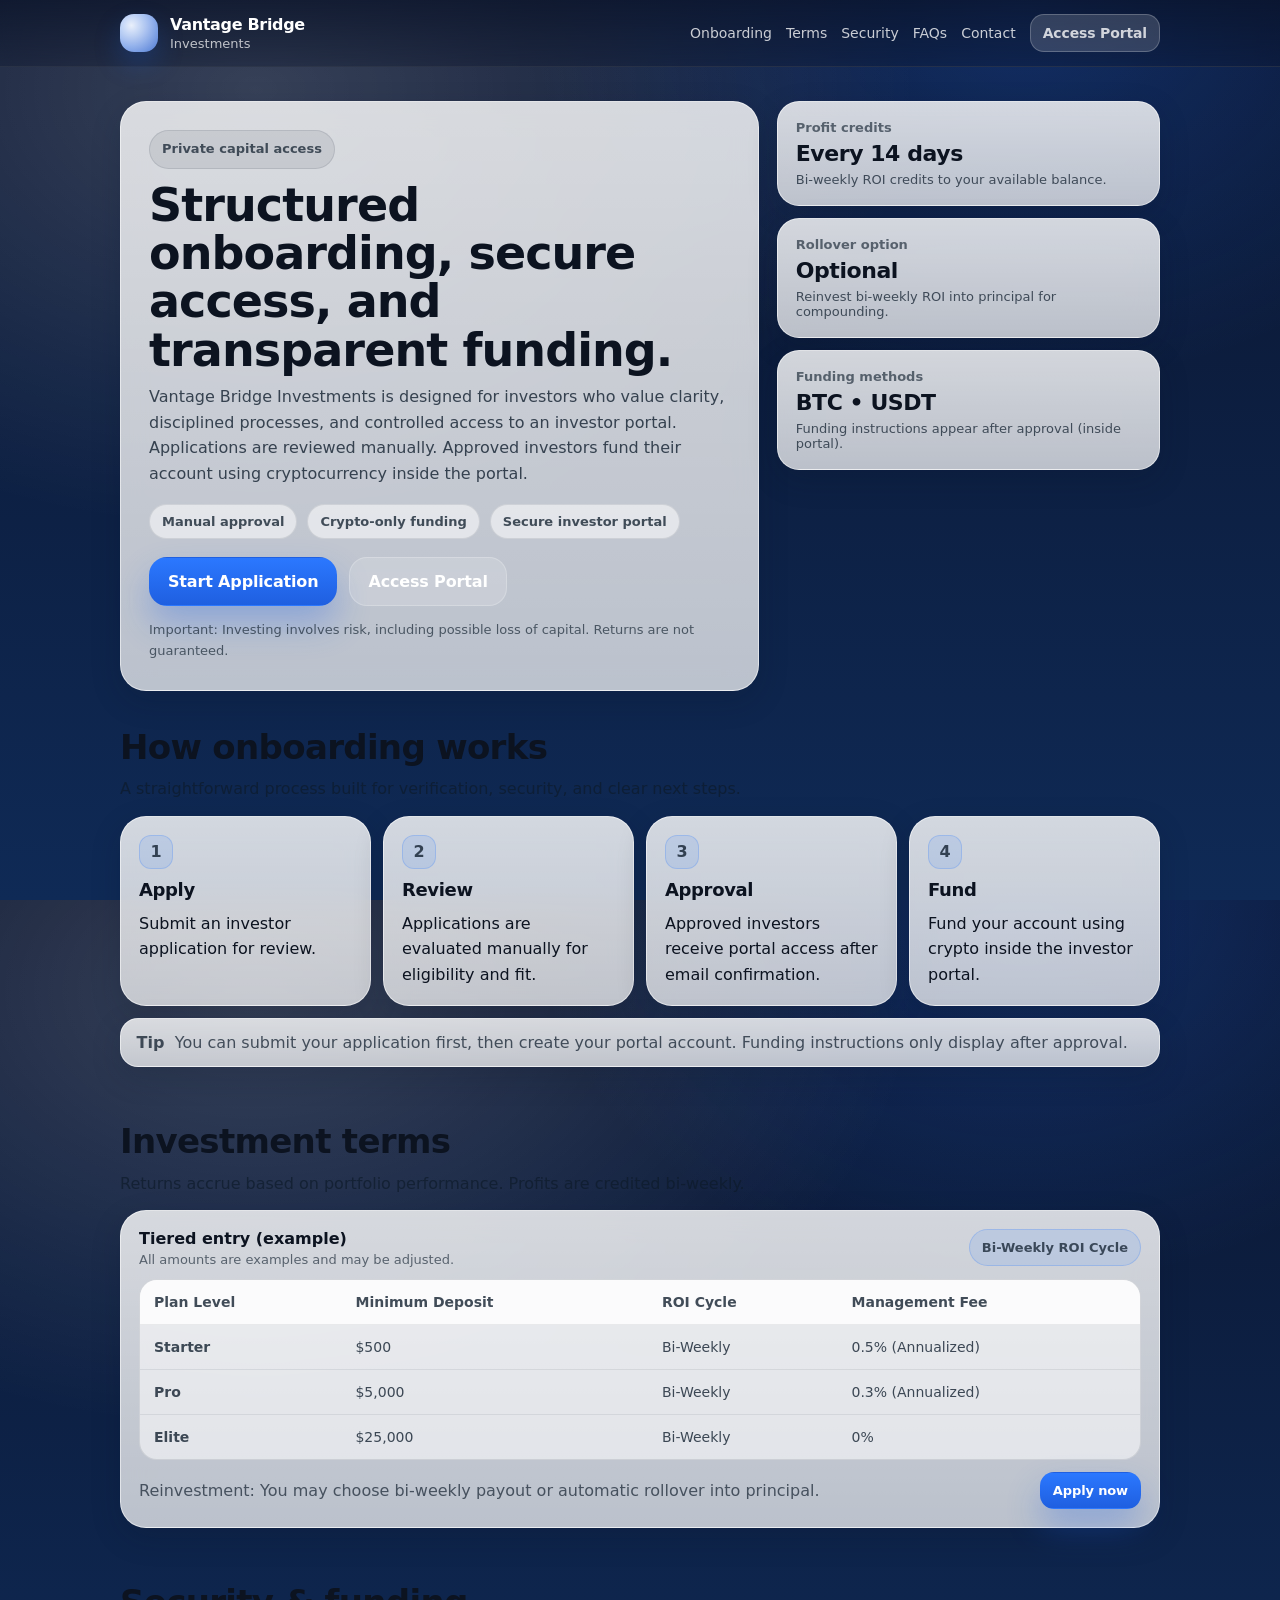
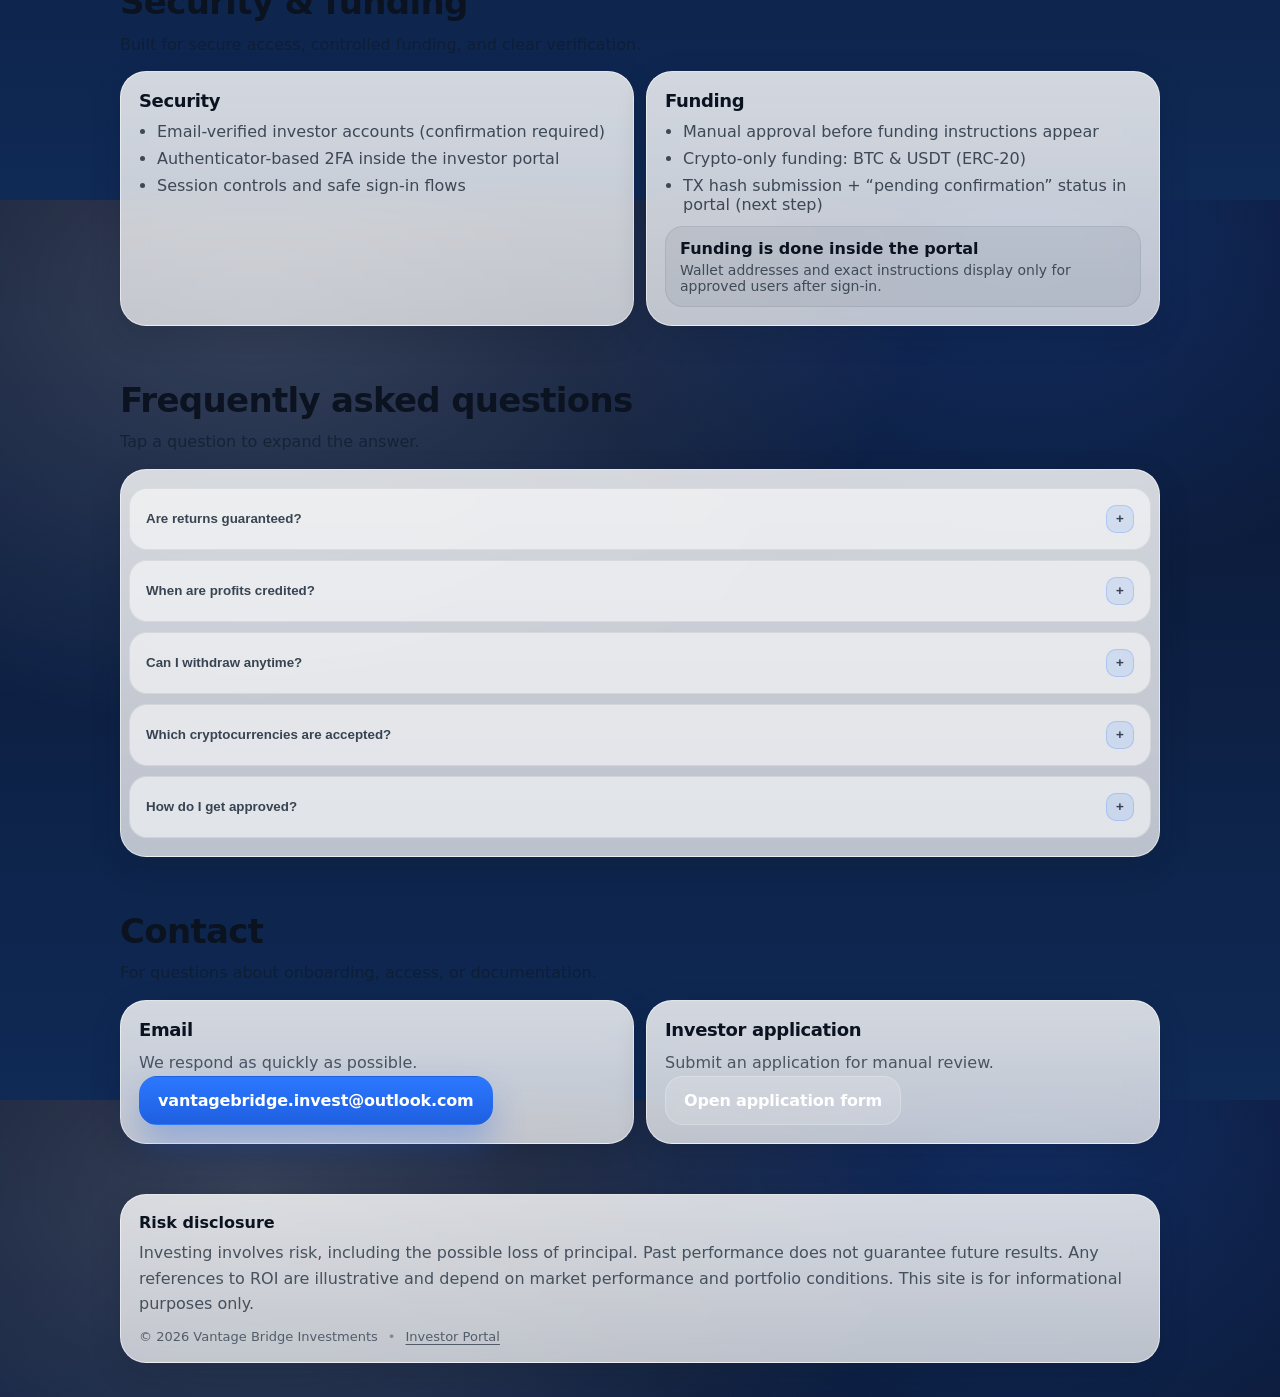
<file: index.html>
<!doctype html>
<html lang="en">
<head>
  <meta charset="utf-8" />
  <meta name="viewport" content="width=device-width, initial-scale=1" />
  <title>Vantage Bridge Investments</title>
  <meta name="description" content="Private capital access portal with structured onboarding, secure access, and crypto-only funding." />
  <link rel="stylesheet" href="./styles.css" />
</head>

<body>
  <a class="skip-link" href="#main">Skip to content</a>

  <header class="topbar">
    <div class="container topbar__inner">
      <div class="brand">
        <div class="brand__mark" aria-hidden="true"></div>
        <div class="brand__text">
          <div class="brand__name">Vantage Bridge</div>
          <div class="brand__sub">Investments</div>
        </div>
      </div>

      <nav class="nav">
        <a href="#onboarding">Onboarding</a>
        <a href="#terms">Terms</a>
        <a href="#security">Security</a>
        <a href="#faq">FAQs</a>
        <a href="#contact">Contact</a>
        <a class="btn btn--ghost btn--sm" href="./portal.html">Access Portal</a>
      </nav>
    </div>
  </header>

  <main id="main">
    <!-- HERO (1) -->
    <section class="hero">
      <div class="container hero__grid">
        <div class="hero__left glass">
          <p class="eyebrow">Private capital access</p>
          <h1>Structured onboarding, secure access, and transparent funding.</h1>
          <p class="lead">
            Vantage Bridge Investments is designed for investors who value clarity, disciplined processes,
            and controlled access to an investor portal. Applications are reviewed manually. Approved investors
            fund their account using cryptocurrency inside the portal.
          </p>

          <div class="pill-row" aria-label="Key highlights">
            <span class="pill">Manual approval</span>
            <span class="pill">Crypto-only funding</span>
            <span class="pill">Secure investor portal</span>
          </div>

          <div class="cta-row">
            <a class="btn btn--primary" href="https://docs.google.com/forms/d/e/1FAIpQLSd5oOZq-yT1fuH2tbAuryfuWsEOQvP1RfPq7AC9ePac1WuLGQ/viewform?usp=dialog" target="_blank" rel="noopener">
              Start Application
            </a>
            <a class="btn btn--ghost" href="./portal.html">Access Portal</a>
          </div>

          <p class="fineprint">
            Important: Investing involves risk, including possible loss of capital. Returns are not guaranteed.
          </p>
        </div>

        <div class="hero__right">
          <div class="glass stat">
            <div class="stat__kicker">Profit credits</div>
            <div class="stat__value">Every 14 days</div>
            <div class="stat__desc">Bi-weekly ROI credits to your available balance.</div>
          </div>

          <div class="glass stat">
            <div class="stat__kicker">Rollover option</div>
            <div class="stat__value">Optional</div>
            <div class="stat__desc">Reinvest bi-weekly ROI into principal for compounding.</div>
          </div>

          <div class="glass stat">
            <div class="stat__kicker">Funding methods</div>
            <div class="stat__value">BTC • USDT</div>
            <div class="stat__desc">Funding instructions appear after approval (inside portal).</div>
          </div>
        </div>
      </div>
    </section>

    <!-- HOW ONBOARDING WORKS (2) -->
    <section id="onboarding" class="section">
      <div class="container">
        <div class="section__head">
          <h2>How onboarding works</h2>
          <p class="muted">A straightforward process built for verification, security, and clear next steps.</p>
        </div>

        <div class="grid-4">
          <article class="glass card">
            <div class="card__num">1</div>
            <h3>Apply</h3>
            <p>Submit an investor application for review.</p>
          </article>

          <article class="glass card">
            <div class="card__num">2</div>
            <h3>Review</h3>
            <p>Applications are evaluated manually for eligibility and fit.</p>
          </article>

          <article class="glass card">
            <div class="card__num">3</div>
            <h3>Approval</h3>
            <p>Approved investors receive portal access after email confirmation.</p>
          </article>

          <article class="glass card">
            <div class="card__num">4</div>
            <h3>Fund</h3>
            <p>Fund your account using crypto inside the investor portal.</p>
          </article>
        </div>

        <div class="note glass">
          <div class="note__title">Tip</div>
          <div class="note__body">
            You can submit your application first, then create your portal account. Funding instructions only display after approval.
          </div>
        </div>
      </div>
    </section>

    <!-- INVESTMENT TERMS (3) -->
    <section id="terms" class="section">
      <div class="container">
        <div class="section__head">
          <h2>Investment terms</h2>
          <p class="muted">Returns accrue based on portfolio performance. Profits are credited bi-weekly.</p>
        </div>

        <div class="glass table-card">
          <div class="table-card__top">
            <div>
              <div class="table-card__title">Tiered entry (example)</div>
              <div class="table-card__sub">All amounts are examples and may be adjusted.</div>
            </div>
            <div class="table-card__badge">Bi-Weekly ROI Cycle</div>
          </div>

          <div class="table-wrap" role="region" aria-label="Investment tiers table" tabindex="0">
            <table class="tiers">
              <thead>
                <tr>
                  <th>Plan Level</th>
                  <th>Minimum Deposit</th>
                  <th>ROI Cycle</th>
                  <th>Management Fee</th>
                </tr>
              </thead>
              <tbody>
                <tr>
                  <td><span class="tier-name">Starter</span></td>
                  <td>$500</td>
                  <td>Bi-Weekly</td>
                  <td>0.5% (Annualized)</td>
                </tr>
                <tr>
                  <td><span class="tier-name">Pro</span></td>
                  <td>$5,000</td>
                  <td>Bi-Weekly</td>
                  <td>0.3% (Annualized)</td>
                </tr>
                <tr>
                  <td><span class="tier-name">Elite</span></td>
                  <td>$25,000</td>
                  <td>Bi-Weekly</td>
                  <td>0%</td>
                </tr>
              </tbody>
            </table>
          </div>

          <div class="table-card__foot">
            <div class="muted">
              Reinvestment: You may choose bi-weekly payout or automatic rollover into principal.
            </div>
            <a class="btn btn--sm btn--primary"
               href="https://docs.google.com/forms/d/e/1FAIpQLSd5oOZq-yT1fuH2tbAuryfuWsEOQvP1RfPq7AC9ePac1WuLGQ/viewform?usp=dialog"
               target="_blank" rel="noopener">
              Apply now
            </a>
          </div>
        </div>
      </div>
    </section>

    <!-- SECURITY & FUNDING (4) -->
    <section id="security" class="section">
      <div class="container">
        <div class="section__head">
          <h2>Security & funding</h2>
          <p class="muted">Built for secure access, controlled funding, and clear verification.</p>
        </div>

        <div class="grid-2">
          <div class="glass card">
            <h3>Security</h3>
            <ul class="list">
              <li>Email-verified investor accounts (confirmation required)</li>
              <li>Authenticator-based 2FA inside the investor portal</li>
              <li>Session controls and safe sign-in flows</li>
            </ul>
          </div>

          <div class="glass card">
            <h3>Funding</h3>
            <ul class="list">
              <li>Manual approval before funding instructions appear</li>
              <li>Crypto-only funding: BTC & USDT (ERC-20)</li>
              <li>TX hash submission + “pending confirmation” status in portal (next step)</li>
            </ul>

            <div class="mini-callout">
              <div class="mini-callout__title">Funding is done inside the portal</div>
              <div class="mini-callout__body">
                Wallet addresses and exact instructions display only for approved users after sign-in.
              </div>
            </div>
          </div>
        </div>
      </div>
    </section>

    <!-- FAQs (5) -->
    <section id="faq" class="section">
      <div class="container">
        <div class="section__head">
          <h2>Frequently asked questions</h2>
          <p class="muted">Tap a question to expand the answer.</p>
        </div>

        <div class="glass faq">
          <div class="faq-item">
            <button class="faq-q" aria-expanded="false">
              Are returns guaranteed?
              <span class="faq-icon" aria-hidden="true">+</span>
            </button>
            <div class="faq-a" hidden>
              <p>No. Returns depend on market performance and are not guaranteed. Investing involves risk, including loss of capital.</p>
            </div>
          </div>

          <div class="faq-item">
            <button class="faq-q" aria-expanded="false">
              When are profits credited?
              <span class="faq-icon" aria-hidden="true">+</span>
            </button>
            <div class="faq-a" hidden>
              <p>Profits are calculated and credited every 14 days (bi-weekly), based on portfolio performance.</p>
            </div>
          </div>

          <div class="faq-item">
            <button class="faq-q" aria-expanded="false">
              Can I withdraw anytime?
              <span class="faq-icon" aria-hidden="true">+</span>
            </button>
            <div class="faq-a" hidden>
              <p>Withdrawal terms depend on your plan and portfolio conditions. Any credited ROI eligible for withdrawal will be shown in your portal balance.</p>
            </div>
          </div>

          <div class="faq-item">
            <button class="faq-q" aria-expanded="false">
              Which cryptocurrencies are accepted?
              <span class="faq-icon" aria-hidden="true">+</span>
            </button>
            <div class="faq-a" hidden>
              <p>BTC and USDT (ERC-20).</p>
            </div>
          </div>

          <div class="faq-item">
            <button class="faq-q" aria-expanded="false">
              How do I get approved?
              <span class="faq-icon" aria-hidden="true">+</span>
            </button>
            <div class="faq-a" hidden>
              <p>Submit the application form. Applications are reviewed manually. Approved investors receive portal access after confirming their email.</p>
            </div>
          </div>
        </div>
      </div>
    </section>

    <!-- CONTACT (6) -->
    <section id="contact" class="section">
      <div class="container">
        <div class="section__head">
          <h2>Contact</h2>
          <p class="muted">For questions about onboarding, access, or documentation.</p>
        </div>

        <div class="grid-2">
          <div class="glass card">
            <h3>Email</h3>
            <p class="muted">We respond as quickly as possible.</p>
            <a class="btn btn--primary" href="mailto:vantagebridge.invest@outlook.com">
              vantagebridge.invest@outlook.com
            </a>
          </div>

          <div class="glass card">
            <h3>Investor application</h3>
            <p class="muted">Submit an application for manual review.</p>
            <a class="btn btn--ghost" href="https://docs.google.com/forms/d/e/1FAIpQLSd5oOZq-yT1fuH2tbAuryfuWsEOQvP1RfPq7AC9ePac1WuLGQ/viewform?usp=dialog" target="_blank" rel="noopener">
              Open application form
            </a>
          </div>
        </div>
      </div>
    </section>

    <!-- RISK DISCLOSURE (7) -->
    <footer class="footer">
      <div class="container footer__inner glass">
        <div class="footer__title">Risk disclosure</div>
        <p class="footer__text">
          Investing involves risk, including the possible loss of principal. Past performance does not guarantee future results.
          Any references to ROI are illustrative and depend on market performance and portfolio conditions. This site is for informational purposes only.
        </p>
        <div class="footer__bottom">
          <span>© <span id="year"></span> Vantage Bridge Investments</span>
          <span class="dot">•</span>
          <a href="./portal.html">Investor Portal</a>
        </div>
      </div>
    </footer>
  </main>

  <script>
    // Footer year
    document.getElementById('year').textContent = new Date().getFullYear();

    // FAQ accordion
    document.querySelectorAll('.faq-q').forEach((btn) => {
      btn.addEventListener('click', () => {
        const expanded = btn.getAttribute('aria-expanded') === 'true';
        // close others
        document.querySelectorAll('.faq-q').forEach((b) => {
          b.setAttribute('aria-expanded', 'false');
          b.querySelector('.faq-icon').textContent = '+';
          const panel = b.parentElement.querySelector('.faq-a');
          panel.hidden = true;
        });
        // open this if it was closed
        if (!expanded) {
          btn.setAttribute('aria-expanded', 'true');
          btn.querySelector('.faq-icon').textContent = '–';
          btn.parentElement.querySelector('.faq-a').hidden = false;
        }
      });
    });
  </script>
</body>
</html>
</file>
<file: styles.css>
/* ====== Base ====== */
:root{
  --bg0:#0b1630;
  --bg1:#0e2148;
  --ink:#0d1b2a;
  --card:#ffffffcc;
  --glass:#ffffffa8;
  --stroke:#ffffff5a;
  --shadow: 0 20px 60px rgba(10, 20, 40, .22);
  --shadow2: 0 10px 30px rgba(10, 20, 40, .18);
  --primary:#2b78ff;
  --primary2:#1f5fe0;
  --text:#0c1320;
  --muted:#51627a;
  --radius: 26px;
  --radius2: 18px;
}

*{ box-sizing:border-box; }
html,body{ height:100%; }
body{
  margin:0;
  color:var(--text);
  font-family: ui-sans-serif, system-ui, -apple-system, Segoe UI, Roboto, Helvetica, Arial, "Apple Color Emoji","Segoe UI Emoji";
  background:
    radial-gradient(1200px 800px at 20% 10%, rgba(255,255,255,.18), transparent 55%),
    radial-gradient(900px 700px at 80% 0%, rgba(43,120,255,.25), transparent 55%),
    linear-gradient(180deg, #0a1530 0%, #0c1c3c 35%, #0f2a56 100%);
  overflow-x:hidden;
}

a{ color:inherit; text-decoration:none; }
h1,h2,h3{ margin:0 0 10px; letter-spacing:-0.02em; }
h1{ font-size: clamp(30px, 4vw, 46px); line-height:1.05; }
h2{ font-size: clamp(24px, 3vw, 34px); line-height:1.1; }
h3{ font-size: 18px; line-height:1.2; }
p{ margin:0; line-height:1.6; }
.muted{ color: rgba(13,27,42,.68); }
.fineprint{ margin-top:14px; font-size:13px; color: rgba(13,27,42,.65); }

.container{
  width:min(1040px, calc(100% - 32px));
  margin:0 auto;
}

.skip-link{
  position:absolute;
  left:-999px;
  top:10px;
  background:#fff;
  padding:10px 12px;
  border-radius:12px;
  z-index:999;
}
.skip-link:focus{ left:12px; }

/* ====== Glass ====== */
.glass{
  background: linear-gradient(180deg, rgba(255,255,255,.82), rgba(255,255,255,.72));
  border:1px solid rgba(255,255,255,.55);
  box-shadow: var(--shadow2);
  backdrop-filter: blur(14px);
  -webkit-backdrop-filter: blur(14px);
  border-radius: var(--radius);
}

/* ====== Topbar ====== */
.topbar{
  position:sticky;
  top:0;
  z-index:50;
  padding:14px 0;
  background: linear-gradient(180deg, rgba(9,18,40,.70), rgba(9,18,40,.30));
  backdrop-filter: blur(10px);
  -webkit-backdrop-filter: blur(10px);
  border-bottom:1px solid rgba(255,255,255,.10);
}
.topbar__inner{
  display:flex;
  align-items:center;
  justify-content:space-between;
  gap:14px;
}
.brand{ display:flex; align-items:center; gap:12px; }
.brand__mark{
  width:38px; height:38px;
  border-radius:14px;
  background: radial-gradient(circle at 30% 30%, rgba(255,255,255,.9), rgba(255,255,255,.2)),
              linear-gradient(135deg, rgba(43,120,255,.9), rgba(31,95,224,.85));
  box-shadow: 0 12px 26px rgba(25, 90, 220, .25);
}
.brand__name{
  color:#fff;
  font-weight:700;
  letter-spacing:-0.02em;
}
.brand__sub{
  color: rgba(255,255,255,.72);
  font-size:13px;
  margin-top:2px;
}

.nav{
  display:flex;
  align-items:center;
  gap:14px;
  flex-wrap:wrap;
  justify-content:flex-end;
}
.nav a{
  color: rgba(255,255,255,.78);
  font-size:14px;
}
.nav a:hover{ color:#fff; }

/* ====== Buttons ====== */
.btn{
  display:inline-flex;
  align-items:center;
  justify-content:center;
  gap:10px;
  padding:14px 18px;
  border-radius: 18px;
  border:1px solid transparent;
  font-weight:700;
  letter-spacing:-0.01em;
  cursor:pointer;
  transition: transform .12s ease, box-shadow .12s ease, background .12s ease;
  user-select:none;
}
.btn:active{ transform: translateY(1px); }

.btn--primary{
  background: linear-gradient(180deg, var(--primary), var(--primary2));
  color:#fff;
  box-shadow: 0 18px 34px rgba(33, 98, 230, .32);
}
.btn--primary:hover{ box-shadow: 0 22px 40px rgba(33, 98, 230, .40); }

.btn--ghost{
  background: rgba(255,255,255,.16);
  border-color: rgba(255,255,255,.22);
  color:#fff;
}
.btn--ghost:hover{ background: rgba(255,255,255,.22); }

.btn--sm{ padding:10px 12px; border-radius:14px; font-size:13px; }

/* ====== Hero ====== */
.hero{
  padding: 34px 0 10px;
}
.hero__grid{
  display:grid;
  grid-template-columns: 1.25fr .75fr;
  gap:18px;
  align-items:start;
}
.hero__left{ padding:28px; }
.eyebrow{
  display:inline-block;
  padding:8px 12px;
  border-radius:999px;
  background: rgba(13,27,42,.08);
  border:1px solid rgba(13,27,42,.10);
  font-weight:700;
  color: rgba(13,27,42,.72);
  margin-bottom:12px;
  font-size:13px;
}
.lead{ font-size:16px; color: rgba(13,27,42,.78); margin-top:10px; }

.pill-row{ margin-top:18px; display:flex; gap:10px; flex-wrap:wrap; }
.pill{
  padding:9px 12px;
  border-radius:999px;
  border:1px solid rgba(13,27,42,.10);
  background: rgba(255,255,255,.55);
  font-weight:700;
  font-size:13px;
  color: rgba(13,27,42,.76);
}
.cta-row{ margin-top:18px; display:flex; gap:12px; flex-wrap:wrap; }

.hero__right{
  display:flex;
  flex-direction:column;
  gap:12px;
}
.stat{ padding:18px; border-radius: 22px; }
.stat__kicker{ font-size:13px; font-weight:800; color: rgba(13,27,42,.62); }
.stat__value{ font-size:22px; font-weight:900; margin-top:6px; letter-spacing:-0.02em; }
.stat__desc{ margin-top:6px; font-size:13px; color: rgba(13,27,42,.72); }

/* ====== Sections ====== */
.section{ padding: 28px 0; }
.section__head{ margin-bottom:14px; }
.section__head p{ margin-top:6px; }

/* ====== Cards / Grids ====== */
.grid-4{
  display:grid;
  grid-template-columns: repeat(4, 1fr);
  gap:12px;
}
.grid-2{
  display:grid;
  grid-template-columns: 1fr 1fr;
  gap:12px;
}
.card{ padding:18px; border-radius: var(--radius); }
.card__num{
  width:34px; height:34px;
  display:flex; align-items:center; justify-content:center;
  border-radius: 12px;
  background: rgba(43,120,255,.12);
  border:1px solid rgba(43,120,255,.22);
  font-weight:900;
  color: rgba(13,27,42,.78);
  margin-bottom:10px;
}

.note{
  margin-top:12px;
  padding:14px 16px;
  border-radius: 18px;
  display:flex;
  gap:10px;
  align-items:flex-start;
}
.note__title{
  font-weight:900;
  color: rgba(13,27,42,.75);
}
.note__body{ color: rgba(13,27,42,.72); }

/* ====== Table ====== */
.table-card{ padding:18px; }
.table-card__top{
  display:flex;
  align-items:flex-start;
  justify-content:space-between;
  gap:12px;
  margin-bottom:12px;
}
.table-card__title{ font-weight:900; font-size:16px; }
.table-card__sub{ font-size:13px; color: rgba(13,27,42,.62); margin-top:4px; }
.table-card__badge{
  padding:10px 12px;
  border-radius:999px;
  background: rgba(43,120,255,.12);
  border:1px solid rgba(43,120,255,.22);
  font-weight:900;
  font-size:13px;
  color: rgba(13,27,42,.74);
  white-space:nowrap;
}

.table-wrap{
  overflow:auto;
  border-radius: 18px;
  border:1px solid rgba(13,27,42,.10);
  background: rgba(255,255,255,.55);
}
.tiers{
  width:100%;
  border-collapse:separate;
  border-spacing:0;
  min-width: 560px; /* keeps it nice; scrolls on phones */
}
.tiers th, .tiers td{
  padding:14px 14px;
  border-bottom:1px solid rgba(13,27,42,.08);
  text-align:left;
  color: rgba(13,27,42,.78);
  font-size:14px;
}
.tiers th{
  position:sticky;
  top:0;
  background: rgba(255,255,255,.85);
  font-weight:900;
}
.tiers tr:last-child td{ border-bottom:none; }
.tier-name{ font-weight:900; }

.table-card__foot{
  margin-top:12px;
  display:flex;
  align-items:center;
  justify-content:space-between;
  gap:12px;
  flex-wrap:wrap;
}

/* ====== Lists / Callouts ====== */
.list{ margin:10px 0 0; padding-left:18px; color: rgba(13,27,42,.75); }
.list li{ margin:8px 0; }

.mini-callout{
  margin-top:12px;
  padding:12px 14px;
  border-radius: 18px;
  background: rgba(13,27,42,.06);
  border: 1px solid rgba(13,27,42,.08);
}
.mini-callout__title{ font-weight:900; margin-bottom:4px; }
.mini-callout__body{ color: rgba(13,27,42,.70); font-size:14px; }

/* ====== FAQ ====== */
.faq{ padding: 8px; }
.faq-item{
  border-radius: 18px;
  overflow:hidden;
  border:1px solid rgba(13,27,42,.08);
  background: rgba(255,255,255,.55);
  margin:10px 0;
}
.faq-q{
  width:100%;
  display:flex;
  align-items:center;
  justify-content:space-between;
  gap:10px;
  padding:16px 16px;
  border:none;
  background:transparent;
  font-weight:900;
  color: rgba(13,27,42,.80);
  cursor:pointer;
  text-align:left;
}
.faq-q:focus{
  outline: 3px solid rgba(43,120,255,.25);
  outline-offset:2px;
}
.faq-icon{
  width:28px; height:28px;
  display:flex; align-items:center; justify-content:center;
  border-radius: 10px;
  background: rgba(43,120,255,.12);
  border:1px solid rgba(43,120,255,.22);
  font-weight:900;
}
.faq-a{
  padding: 0 16px 16px 16px;
  color: rgba(13,27,42,.72);
}

/* ====== Footer ====== */
.footer{ padding: 22px 0 34px; }
.footer__inner{ padding:18px; }
.footer__title{ font-weight:900; margin-bottom:8px; }
.footer__text{ color: rgba(13,27,42,.70); }
.footer__bottom{
  margin-top:12px;
  display:flex;
  flex-wrap:wrap;
  gap:10px;
  align-items:center;
  color: rgba(13,27,42,.62);
  font-size:13px;
}
.footer__bottom a{ text-decoration:underline; text-underline-offset:3px; }
.dot{ opacity:.6; }

/* ====== Responsive ====== */
@media (max-width: 980px){
  .hero__grid{ grid-template-columns: 1fr; }
}
@media (max-width: 860px){
  .grid-4{ grid-template-columns: 1fr 1fr; }
  .grid-2{ grid-template-columns: 1fr; }
  .nav{ display:none; } /* keeps mobile clean */
}
@media (max-width: 520px){
  .hero__left{ padding:18px; }
  .card{ padding:16px; }
}
</file>
